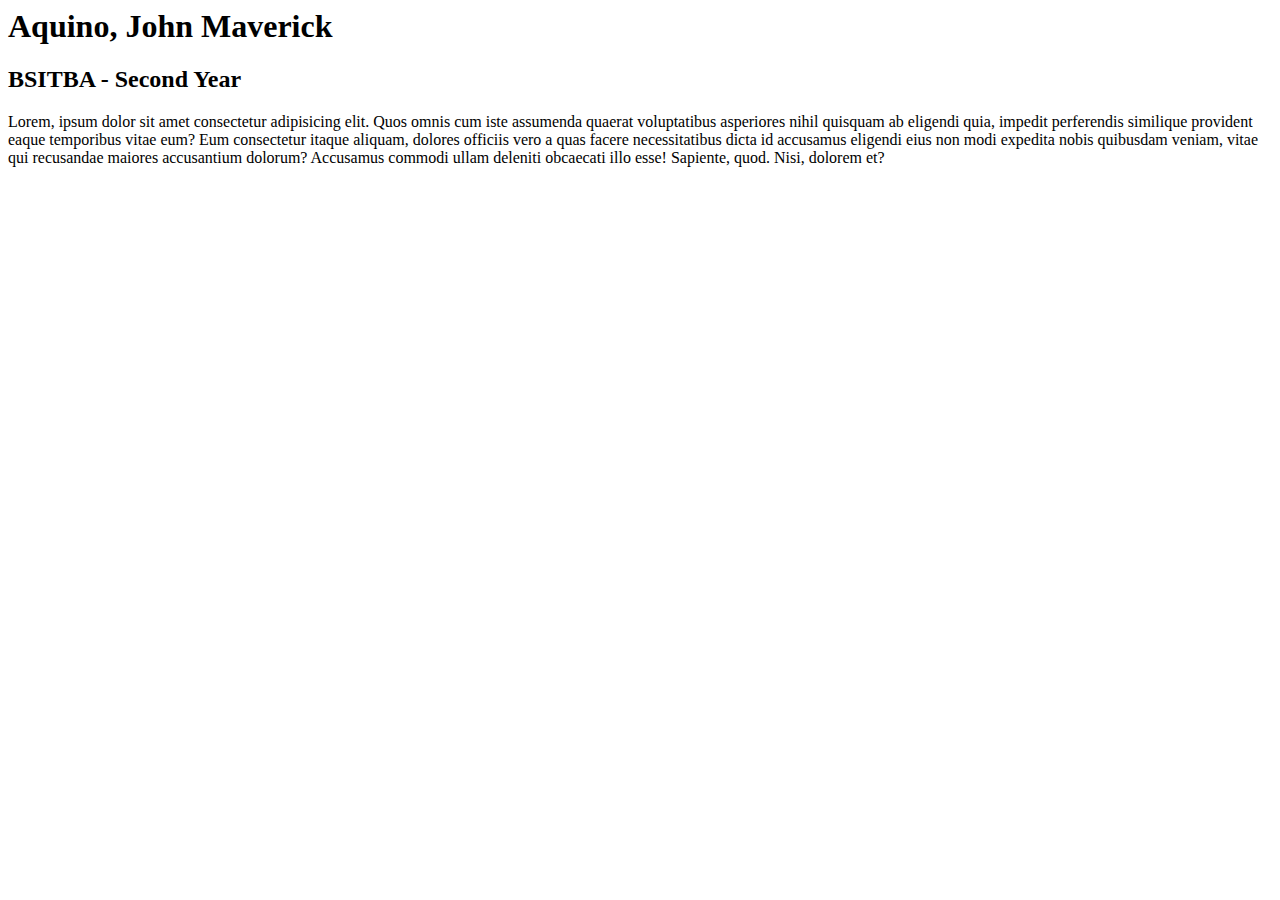
<file: index.html>
<html lang="en">
<head>
    <meta charset="UTF-8">
    <meta name="viewport" content="width=device-width, initial-scale=1.0">
    <title>TB21</title>
</head>
<body>
  <h1> Aquino, John Maverick   
</h1> 
<h2>
    BSITBA - Second Year
</h2> 
<p>Lorem, ipsum dolor sit amet consectetur adipisicing elit. Quos omnis cum iste assumenda quaerat voluptatibus asperiores nihil quisquam ab eligendi quia, impedit perferendis similique provident eaque temporibus vitae eum? Eum consectetur itaque aliquam, dolores officiis vero a quas facere necessitatibus dicta id accusamus eligendi eius non modi expedita nobis quibusdam veniam, vitae qui recusandae maiores accusantium dolorum? Accusamus commodi ullam deleniti obcaecati illo esse! Sapiente, quod. Nisi, dolorem et?
</p>
</body>
</html>
</file>
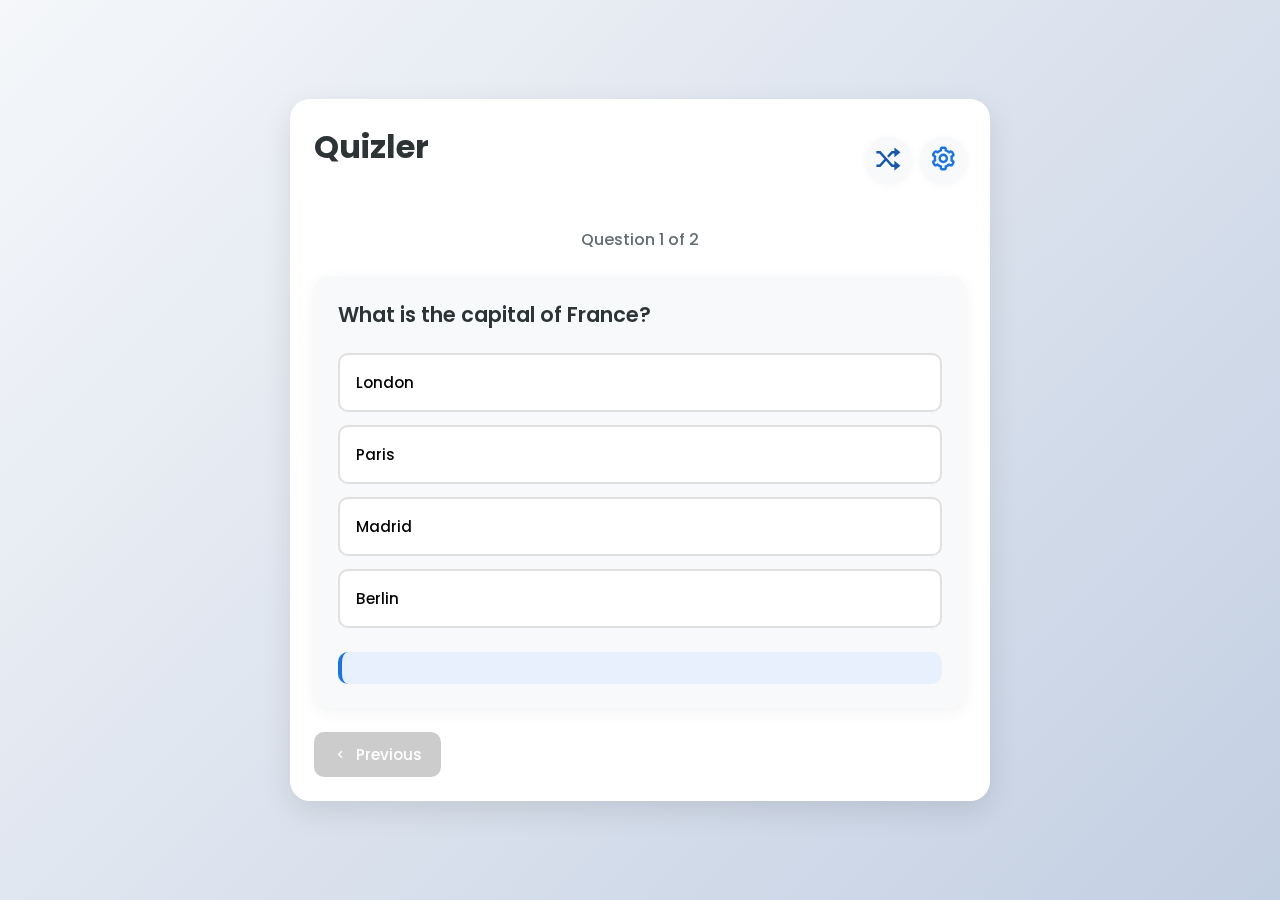
<file: quizziz/index.html>
<!DOCTYPE html>
<html lang="en">
  <head>
    <meta charset="UTF-8" />
    <meta name="viewport" content="width=device-width, initial-scale=1.0" />
    <title>Quizler</title>
    <link
      href="https://unpkg.com/boxicons@2.1.4/css/boxicons.min.css"
      rel="stylesheet"
    />
    <link rel="stylesheet" href="styles.css" />
  </head>
  <body>
    <div class="container">
      <div class="header">
        <h1 id="quiz-title-display">Quizler</h1>
        <div class="header-buttons">
          <button id="shuffle-btn" class="header-btn">
            <i class="bx bx-shuffle"></i>
          </button>
          <button id="settings-btn" class="header-btn">
            <i class="bx bx-cog"></i>
          </button>
        </div>
      </div>

      <div id="settings-panel" class="settings-panel">
        <div class="settings-content">
          <div class="settings-header">
            <h2>Quiz Settings</h2>
            <button id="cancel-settings" class="cancel-btn">
              <i class="bx bx-x"></i> Cancel
            </button>
          </div>
          
          <div class="question-bank-management">
            <h3>Question Bank Management</h3>
            <div class="bank-controls">
              <div class="bank-input-group">
                <input type="text" id="bank-name" placeholder="Enter question bank name">
                <button id="save-bank">
                  <i class="bx bx-save"></i> Save Question Bank
                </button>
              </div>
              <div class="bank-select-group">
                <select id="bank-selector">
                  <option value="">Select a question bank</option>
                </select>
                <div class="bank-actions">
                  <button id="load-bank">
                    <i class="bx bx-folder-open"></i> Load
                  </button>
                  <button id="delete-bank">
                    <i class="bx bx-trash"></i> Delete
                  </button>
                </div>
              </div>
            </div>
          </div>

          <div class="setting-group">
            <label for="quiz-title-input">Quiz Title</label>
            <input
              type="text"
              id="quiz-title-input"
              placeholder="Enter quiz title"
            />
          </div>
          <div class="setting-group">
            <label for="bulk-questions">Bulk Add Questions</label>
            <textarea
              id="bulk-questions"
              placeholder="Paste your questions here in the following format:

1. What is the capital of France?
A) London
B) Paris*
C) Berlin
D) Madrid
Explanation: Paris is the capital of France.

2. Which planet is known as the Red Planet?
A) Venus
B) Mars*
C) Jupiter
D) Saturn
Explanation: Mars is called the Red Planet due to its reddish appearance.

Note: Add an asterisk (*) after the correct answer option."
            ></textarea>
            <button id="parse-questions" class="parse-btn">
              Parse Questions
            </button>
          </div>
          <div class="setting-group">
            <label>Questions</label>
            <div id="questions-container"></div>
            <button id="add-question" class="add-question-btn">
              <i class="bx bx-plus"></i> Add Question
            </button>
          </div>
          <div class="settings-buttons">
            <button id="save-settings" class="save-btn">
              <i class="bx bx-save"></i> Save
            </button>
          </div>
        </div>
      </div>

      <div class="progress">
        Question <span id="current-question">1</span> of
        <span id="total-questions">0</span>
      </div>

      <div class="quiz-card">
        <div class="question-container">
          <h2 id="question-text">Your question will appear here</h2>
        </div>

        <div class="options-container">
          <button class="option" data-index="0"></button>
          <button class="option" data-index="1"></button>
          <button class="option" data-index="2"></button>
          <button class="option" data-index="3"></button>
        </div>

        <div class="explanation-container">
          <p id="explanation-text"></p>
        </div>
      </div>

      <div class="controls">
        <button id="prev-btn" class="control-btn">
          <i class="bx bx-chevron-left"></i> Previous
        </button>
        <button id="next-btn" class="control-btn">
          Next <i class="bx bx-chevron-right"></i>
        </button>
      </div>
    </div>
    <script src="script.js"></script>
  </body>
</html>
</file>
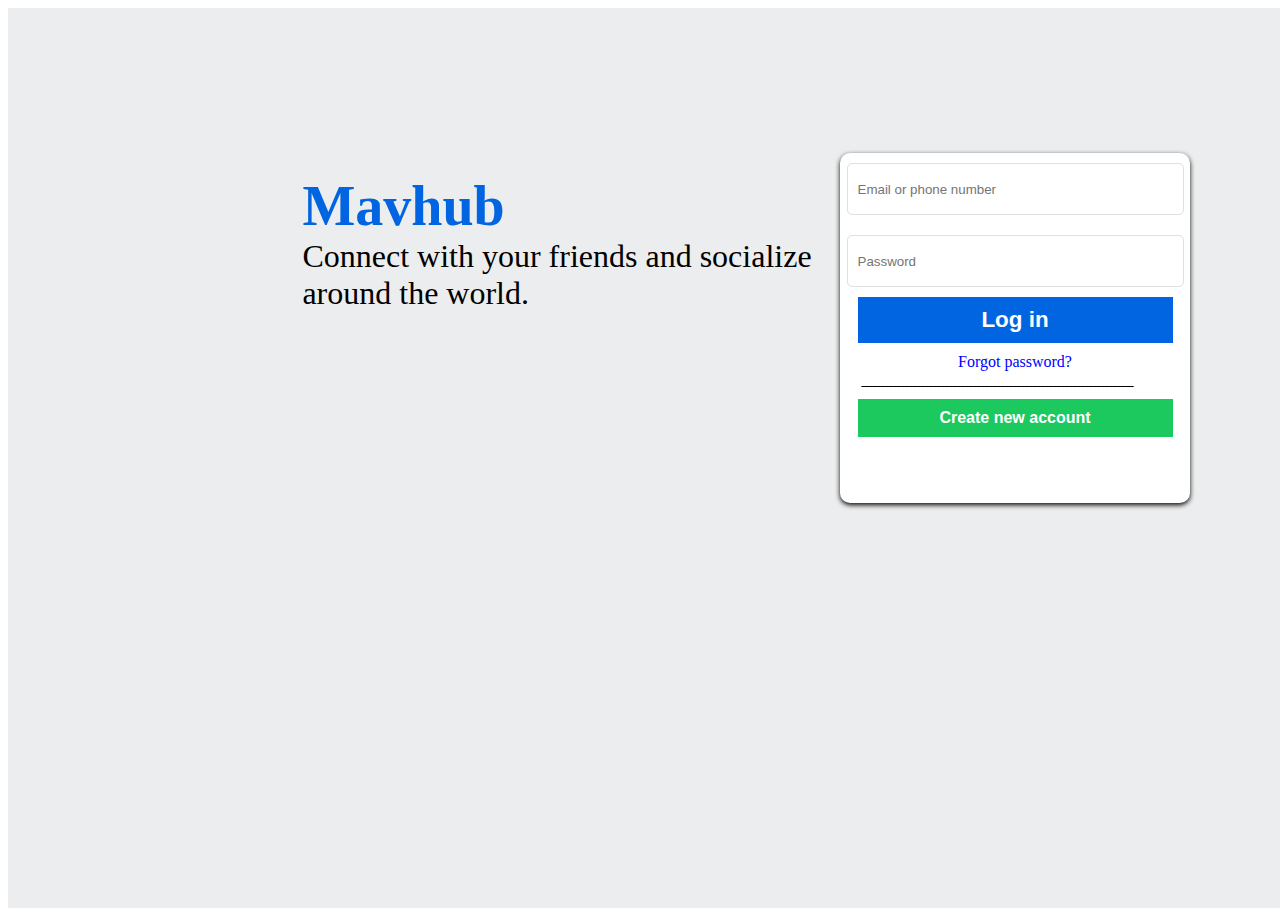
<file: Review/Aquino-Review.html>
<!DOCTYPE html>
<html lang="en">
<head>
    <meta charset="UTF-8">
    <meta name="viewport" content="width=device-width, initial-scale=1.0">
    <title>Document</title>
    <link rel="stylesheet" href="Aquino-Review.css" />
</head>
<body>
<div class="container"> 

    <div class="logoname"> <h1>Mavhub</h1><p>Connect with your friends and socialize <br> around the world.</p> </div>
    <div class="container-login">
 <div class="logbox">
    <form>
    <input type="text" placeholder="Email or phone number" required>
    <input type="password" placeholder="Password" required>
    <button type="submit">Log in </button>
    <p class="forgot">Forgot password?</p>
    <div class="line"> __________________________________</div>
    <button class="new-account" type="submit">Create new account </button>
 </div>
</div>



</div>
    
</body>
</html>
</file>
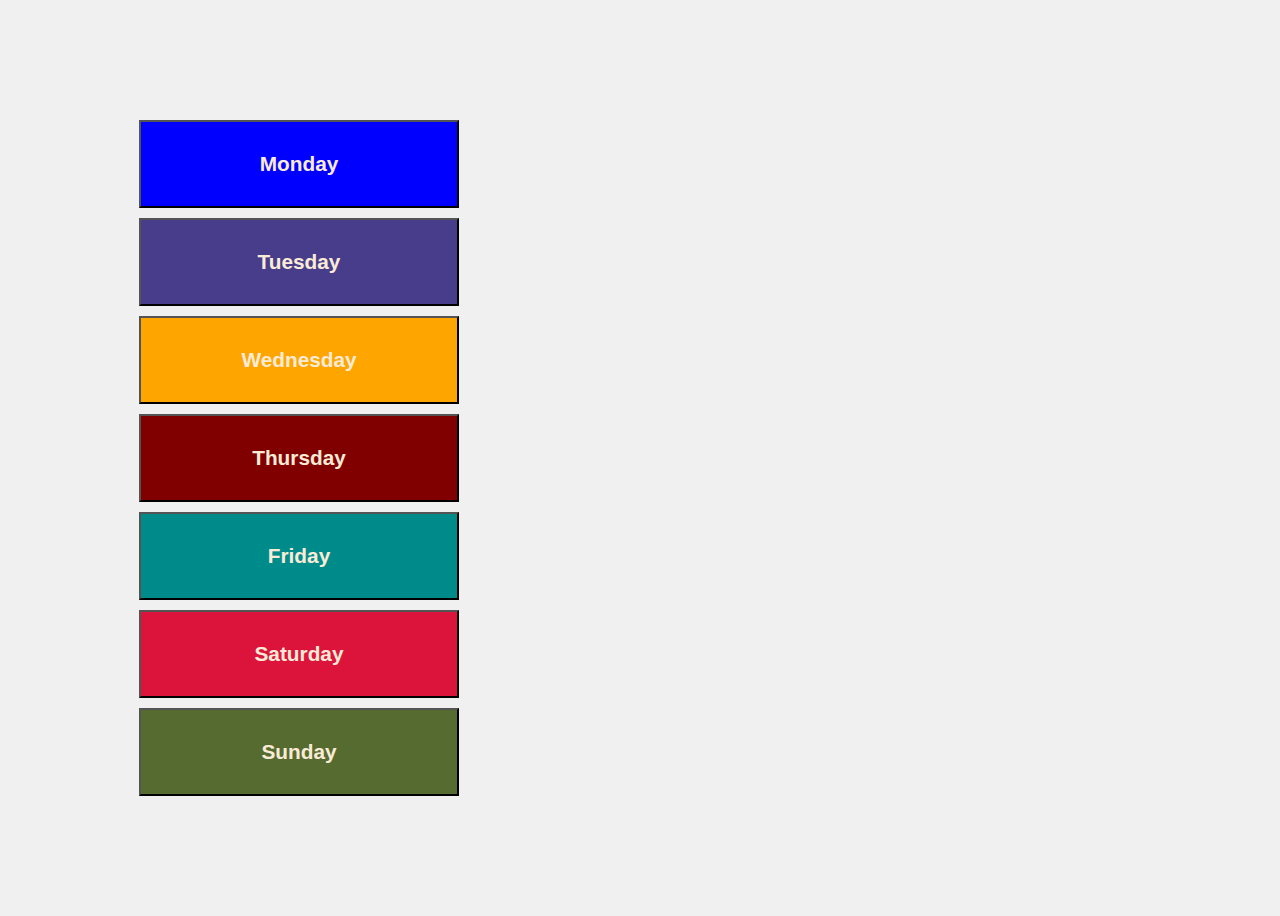
<file: TA2/TSA2.html>
<!DOCTYPE html>
<html lang="en">
<head>
    <meta charset="UTF-8">
    <meta name="viewport" content="width=device-width, initial-scale=1.0">
    <title>TSA2</title>
    <link rel="stylesheet" href="TSA2.css">
</head>
<body>

    <div class="container">
    <div class="buttons">
        <button class="btn" id="mon">Monday</button>
        <button class="btn" id="tues">Tuesday</button>
        <button class="btn" id="wed">Wednesday</button>
        <button class="btn" id="thurs">Thursday</button>
        <button class="btn" id="fri">Friday</button>
        <button class="btn" id="sat">Saturday</button>
        <button class="btn" id="sun">Sunday</button>
    </div>

    <div class="box" id="colorBox" class=""></div>
</div>
    <script src="TSA2.js"></script>
</body>
</html>
</file>
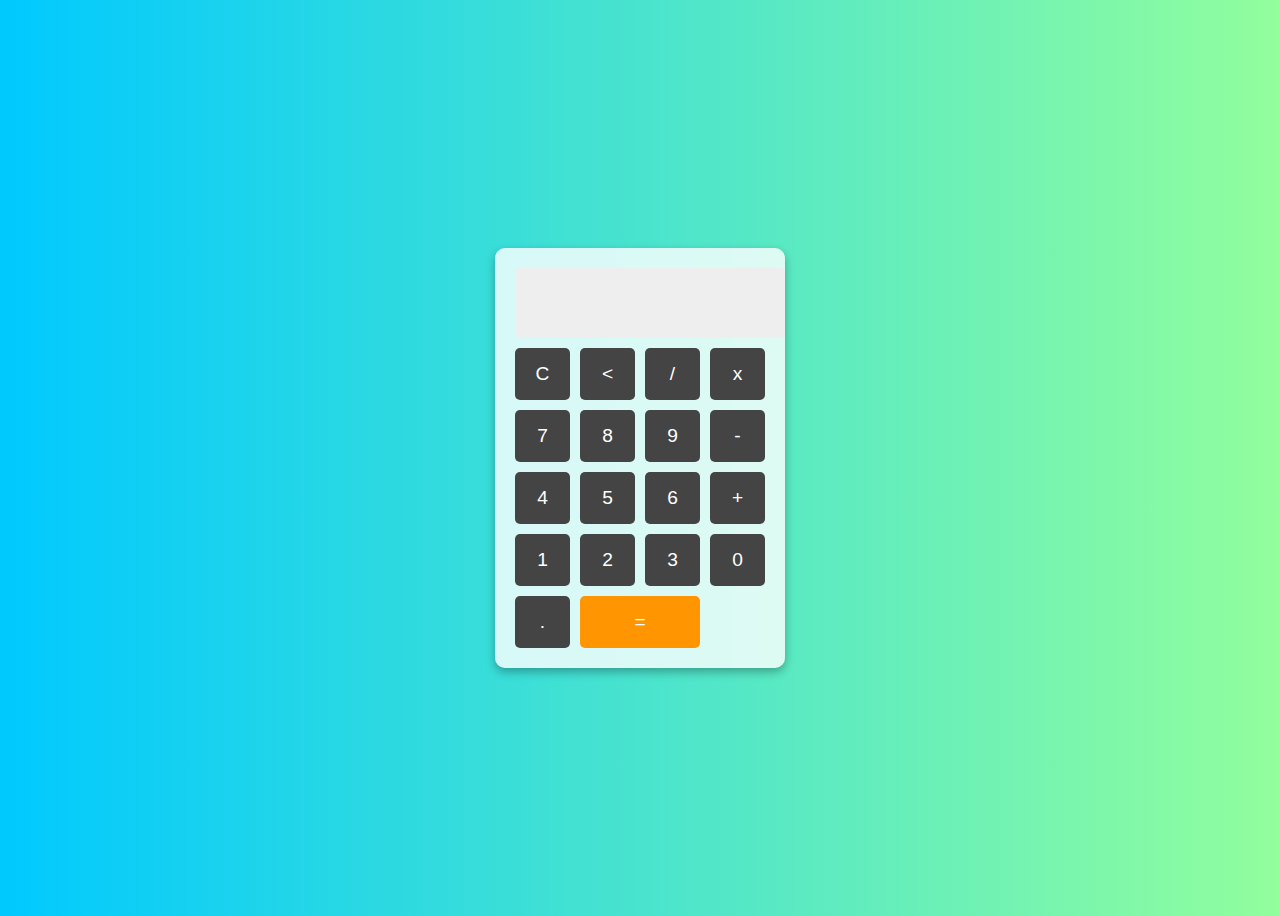
<file: TA3/calculator.html>
<!DOCTYPE html>
<html lang="en">
<head>
    <meta charset="UTF-8">
    <meta name="viewport" content="width=device-width, initial-scale=1.0">
    <title>S3-Technical</title>
    <link rel="stylesheet" href="calculator.css">
</head>
<body>
    <div class="container">
        <div class="calculator">
            <input type="text" id="display" disabled>
            <div class="buttons">
                <button onclick="clearDisplay()">C</button>
                <button onclick="deleteLast()">&lt;</button>
                <button onclick="appendValue('/')">/</button>
                <button onclick="appendValue('*')">x</button>

                <button onclick="appendValue('7')">7</button>
                <button onclick="appendValue('8')">8</button>
                <button onclick="appendValue('9')">9</button>
                <button onclick="appendValue('-')">-</button>

                <button onclick="appendValue('4')">4</button>
                <button onclick="appendValue('5')">5</button>
                <button onclick="appendValue('6')">6</button>
                <button onclick="appendValue('+')">+</button>

                <button onclick="appendValue('1')">1</button>
                <button onclick="appendValue('2')">2</button>
                <button onclick="appendValue('3')">3</button>
                
                <button onclick="appendValue('0')">0</button>
                <button onclick="appendValue('.')">.</button>
                <button class="equal" onclick="calculate()">=</button>
            </div>
        </div>
    </div>
    <script src="calculator.js"></script>
</body>
</html>
</file>
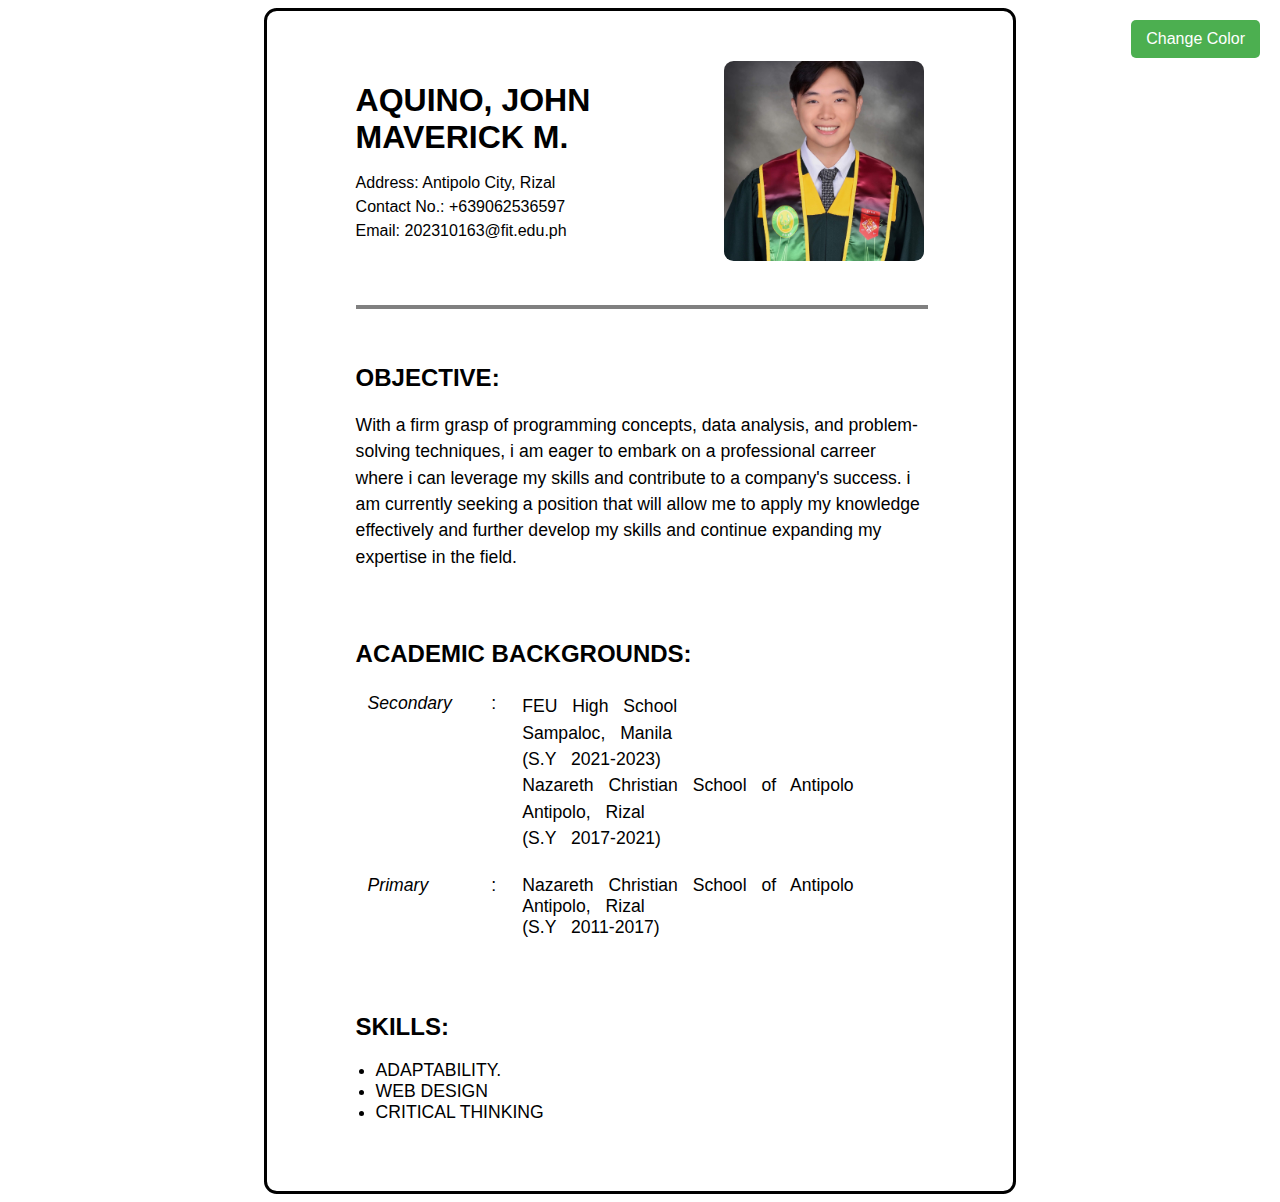
<file: TSA1-AdvancedWeb/Resume.html>
<!DOCTYPE html>
<html lang="en">

<head>
    <meta charset="UTF-8">
    <meta name="viewport" content="width=device-width, initial-scale=1.0">
    <title>Resume</title>
    <link rel="stylesheet" href="Resume.css" />
</head>

<body>
    <button id="change-color-btn">Change Color</button>
    <div class="container">

        <div class="info">
            <div>
                <h1>AQUINO, JOHN MAVERICK M.</h1>
                <p class="address">Address: Antipolo City, Rizal </p>
                <p class="contact">Contact No.: +639062536597 </p>
                <p class="email">Email: 202310163@fit.edu.ph </p>
            </div>
            <div class="pic-section">
                <img src="./gradpic2.JPG" alt="Profile Picture" class="pic">
            </div>
        </div>

        
        <div class="line"></div>

        
        <div class="objective">
            <h2>OBJECTIVE:</h2>
            <p>With a firm grasp of programming concepts, data analysis, and problem-solving techniques,  i am eager to embark on a professional carreer where i can leverage my skills and contribute to a company's success. i am currently seeking a position that will allow me to apply my knowledge effectively and further develop my skills and continue expanding my expertise in the field.</p>
        </div>

        <div class="academic">
            <h2>ACADEMIC BACKGROUNDS:</h2>
            <table>
                <tr>
                    <td><em>Secondary</em></td>
                    <td>:</td>
                    <td>
                        <div>
                            <p>FEU High School<br>Sampaloc, Manila<br>(S.Y 2021-2023)</p>
                            <p class="sec">Nazareth Christian School of Antipolo<br>Antipolo, Rizal<br>(S.Y 2017-2021)</p>
                        </div>
                    </td>
                </tr>
                <tr>
                    <td><em>Primary</em></td>
                    <td>:</td>
                    <td>Nazareth Christian School of Antipolo<br>Antipolo, Rizal<br>(S.Y 2011-2017)</td>
                </tr>
            </table>
        </div>

        
        <div class="skills">
            <h2>SKILLS:</h2>
            <ul>
                <li>ADAPTABILITY.</li>
                <li>WEB DESIGN</li>
                <li>CRITICAL THINKING</li>
            </ul>
        </div>
    </div>
    <script>
        document.getElementById("change-color-btn").addEventListener("click", function () {
            const body = document.body;
            body.classList.toggle("dark-mode");

            this.textContent = body.classList.contains("dark-mode")
                ? "Change Color"
                : "Change Color";
        });
    </script>
</body>

</html>
</file>
<file: quizziz/styles.css>
@import url('https://fonts.googleapis.com/css2?family=Poppins:ital,wght@0,100;0,200;0,300;0,400;0,500;0,600;0,700;0,800;0,900;1,100;1,200;1,300;1,400;1,500;1,600;1,700;1,800;1,900&display=swap');

* {
    margin: 0;
    padding: 0;
    box-sizing: border-box;
    font-family: 'Poppins', sans-serif;
}

body {
    background: linear-gradient(135deg, #f5f7fa 0%, #c3cfe2 100%);
    min-height: 100vh;
    display: flex;
    justify-content: center;
    align-items: center;
    padding: 1rem;
}

.container {
    background-color: white;
    border-radius: 20px;
    padding: 1.5rem;
    box-shadow: 0 10px 30px rgba(0, 0, 0, 0.1);
    width: 95%;
    max-width: 700px;
    backdrop-filter: blur(10px);
}

h1 {
    text-align: center;
    color: #2d3436;
    margin-bottom: 1.5rem;
    font-weight: 700;
    font-size: 2rem;
}

.progress {
    text-align: center;
    margin-bottom: 1.5rem;
    color: #636e72;
    font-weight: 500;
}

.quiz-card {
    background-color: #f8f9fa;
    border-radius: 15px;
    padding: 1.5rem;
    margin-bottom: 1.5rem;
    box-shadow: 0 4px 15px rgba(0, 0, 0, 0.05);
    transition: transform 0.3s ease;
}

.quiz-card:hover {
    transform: translateY(-2px);
}

.question-container {
    margin-bottom: 1.5rem;
}

.question-container h2 {
    color: #2d3436;
    font-size: 1.3rem;
    line-height: 1.4;
    font-weight: 600;
}

.options-container {
    display: grid;
    gap: 0.8rem;
    margin-bottom: 1.5rem;
}

.option {
    padding: 1rem;
    border: 2px solid #e0e0e0;
    border-radius: 10px;
    background-color: white;
    cursor: pointer;
    transition: all 0.3s ease;
    text-align: left;
    font-size: 0.95rem;
    width: 100%;
    font-weight: 500;
}

.option:hover {
    background-color: #f0f2f5;
    border-color: #1a73e8;
    transform: translateX(5px);
}

.option.selected {
    background-color: #e8f0fe;
    border-color: #1a73e8;
    color: #1a73e8;
}

.option.correct {
    background-color: #e6f4ea !important;
    border-color: #34a853 !important;
    color: #1e8e3e !important;
    cursor: default;
}

.option.incorrect {
    background-color: #fce8e6 !important;
    border-color: #ea4335 !important;
    color: #d93025 !important;
    cursor: default;
}

.explanation-container {
    background-color: #e8f0fe;
    padding: 1rem;
    border-radius: 10px;
    margin-top: 0.8rem;
    border-left: 4px solid #1a73e8;
}

.explanation-container p {
    color: #1a73e8;
    font-size: 0.9rem;
    line-height: 1.5;
    font-weight: 500;
}

.controls {
    display: flex;
    justify-content: space-between;
    gap: 0.8rem;
}

.control-btn {
    padding: 0.7rem 1.2rem;
    border: none;
    border-radius: 10px;
    background-color: #1a73e8;
    color: white;
    cursor: pointer;
    transition: all 0.3s ease;
    font-weight: 500;
    display: flex;
    align-items: center;
    gap: 0.5rem;
    font-size: 0.95rem;
}

.control-btn:hover {
    background-color: #1557b0;
    transform: translateY(-2px);
}

.control-btn:disabled {
    background-color: #ccc;
    cursor: not-allowed;
    transform: none;
}


#shuffle-btn:hover {
    transform: none;
}

#shuffle-btn i {
    color: #1557b0;
}

.header {
    display: flex;
    justify-content: space-between;
    align-items: center;
    margin-bottom: 2rem;
}

.header-buttons {
    display: flex;
    gap: 10px;
}

.header-btn {
    background: none;
    border: none;
    font-size: 1.8rem;
    cursor: pointer;
    padding: 0.5rem;
    border-radius: 50%;
    transition: all 0.3s ease;
    width: 45px;
    height: 45px;
    display: flex;
    align-items: center;
    justify-content: center;
    background-color: #f8f9fa;
    box-shadow: 0 2px 8px rgba(0, 0, 0, 0.05);
}

.header-btn i {
    color: #2d3436;
}

.header-btn:hover {
    transform: rotate(70deg);
    background-color: #e9ecef;
    box-shadow: 0 4px 12px rgba(0, 0, 0, 0.1);
}

#settings-btn i {
    color: #1a73e8;
}

.settings-btn {
    background: none;
    border: none;
    font-size: 1.8rem;
    cursor: pointer;
    padding: 0.5rem;
    border-radius: 50%;
    transition: all 0.3s ease;
    color: #2d3436;
}

.settings-panel {
    display: none;
    position: fixed;
    top: 0;
    left: 0;
    width: 100%;
    height: 100%;
    background-color: rgba(0, 0, 0, 0.5);
    z-index: 1000;
    justify-content: center;
    align-items: center;
    backdrop-filter: blur(5px);
}

.settings-panel.active {
    display: flex;
}

.settings-content {
    background-color: white;
    padding: 2.5rem;
    border-radius: 20px;
    width: 95%;
    max-width: 800px;
    max-height: 90vh;
    overflow-y: auto;
    box-shadow: 0 10px 30px rgba(0, 0, 0, 0.2);
    position: relative;
}

.settings-content h2 {
    margin-bottom: 2rem;
    color: #2d3436;
    font-size: 1.8rem;
    font-weight: 600;
}

.setting-group {
    margin-bottom: 2.5rem;
}

.setting-group label {
    display: block;
    margin-bottom: 1rem;
    font-weight: 600;
    color: #2d3436;
    font-size: 1.1rem;
}

.setting-group input[type="text"] {
    width: 100%;
    padding: 1.2rem;
    border: 2px solid #e0e0e0;
    border-radius: 12px;
    font-size: 1rem;
    transition: all 0.3s ease;
    background-color: #f8f9fa;
}

.setting-group input[type="text"]:focus {
    border-color: #1a73e8;
    outline: none;
    box-shadow: 0 0 0 3px rgba(26, 115, 232, 0.1);
    background-color: white;
}

.setting-group textarea {
    width: 100%;
    min-height: 200px;
    padding: 1.2rem;
    border: 2px solid #e0e0e0;
    border-radius: 12px;
    font-size: 1rem;
    line-height: 1.6;
    transition: all 0.3s ease;
    background-color: #f8f9fa;
    resize: vertical;
    font-family: 'Poppins', sans-serif;
}

.setting-group textarea:focus {
    border-color: #1a73e8;
    outline: none;
    box-shadow: 0 0 0 3px rgba(26, 115, 232, 0.1);
    background-color: white;
}

.parse-btn {
    background-color: #1a73e8;
    color: white;
    border: none;
    padding: 0.8rem 1.5rem;
    border-radius: 10px;
    cursor: pointer;
    transition: all 0.3s ease;
    font-weight: 500;
    display: flex;
    align-items: center;
    gap: 0.5rem;
    font-size: 1rem;
    margin-top: 1rem;
    box-shadow: 0 4px 15px rgba(26, 115, 232, 0.2);
}

.parse-btn:hover {
    background-color: #1557b0;
    transform: translateY(-2px);
    box-shadow: 0 6px 20px rgba(26, 115, 232, 0.3);
}

.parse-btn i {
    font-size: 1.1rem;
}

.question-item {
    background-color: #f8f9fa;
    padding: 1.5rem;
    border-radius: 15px;
    margin-bottom: 1.5rem;
    position: relative;
    box-shadow: 0 4px 15px rgba(0, 0, 0, 0.05);
    border: 2px solid #e0e0e0;
    transition: all 0.3s ease;
}

.question-item:hover {
    border-color: #1a73e8;
    transform: translateY(-2px);
    box-shadow: 0 6px 20px rgba(0, 0, 0, 0.1);
}

.question-item input[type="text"] {
    width: 100%;
    padding: 1rem;
    margin-bottom: 1rem;
    border: 2px solid #e0e0e0;
    border-radius: 10px;
    transition: all 0.3s ease;
    background-color: white;
    font-size: 1rem;
}

.question-item input[type="text"]:focus {
    border-color: #1a73e8;
    outline: none;
    box-shadow: 0 0 0 3px rgba(26, 115, 232, 0.1);
}

.question-item .option-inputs {
    display: grid;
    gap: 1rem;
    margin-bottom: 1rem;
}

.question-item .option-input {
    display: flex;
    gap: 1rem;
    align-items: center;
    background-color: white;
    padding: 0.8rem;
    border-radius: 10px;
    border: 2px solid #e0e0e0;
    transition: all 0.3s ease;
}

.question-item .option-input:hover {
    border-color: #1a73e8;
    transform: translateX(5px);
}

.question-item .option-input input[type="radio"] {
    margin: 0;
    width: 1.2rem;
    height: 1.2rem;
    accent-color: #1a73e8;
}

.question-item .delete-question {
    position: absolute;
    top: -10px;
    right: -10px;
    background-color: white;
    border: 2px solid #ea4335;
    color: #ea4335;
    cursor: pointer;
    font-size: 1.2rem;
    transition: all 0.3s ease;
    padding: 0.5rem;
    border-radius: 50%;
    width: 35px;
    height: 35px;
    display: flex;
    align-items: center;
    justify-content: center;
    box-shadow: 0 2px 8px rgba(234, 67, 53, 0.2);
}

.question-item .delete-question:hover {
    transform: rotate(90deg) scale(1.1);
    background-color: #ea4335;
    color: white;
    box-shadow: 0 4px 12px rgba(234, 67, 53, 0.3);
}

.add-question-btn {
    background-color: #34a853;
    color: white;
    border: none;
    padding: 1rem 1.5rem;
    border-radius: 12px;
    cursor: pointer;
    margin-top: 1.5rem;
    transition: all 0.3s ease;
    font-weight: 500;
    display: flex;
    align-items: center;
    gap: 0.5rem;
    font-size: 1rem;
    width: 100%;
    justify-content: center;
    box-shadow: 0 4px 15px rgba(52, 168, 83, 0.2);
}

.add-question-btn:hover {
    background-color: #2d8a46;
    transform: translateY(-2px);
    box-shadow: 0 6px 20px rgba(52, 168, 83, 0.3);
}

.settings-buttons {
    display: flex;
    gap: 1rem;
    justify-content: flex-end;
    margin-top: 2.5rem;
    padding-top: 1.5rem;
    border-top: 2px solid #f0f2f5;
}

.save-btn, .cancel-btn {
    padding: 1rem 2rem;
    border: none;
    border-radius: 12px;
    cursor: pointer;
    transition: all 0.3s ease;
    font-weight: 500;
    display: flex;
    align-items: center;
    gap: 0.5rem;
    font-size: 1rem;
    box-shadow: 0 4px 15px rgba(0, 0, 0, 0.1);
}

.save-btn {
    background-color: #1a73e8;
    color: white;
}

.save-btn:hover {
    background-color: #1557b0;
    transform: translateY(-2px);
    box-shadow: 0 6px 20px rgba(26, 115, 232, 0.3);
}

.cancel-btn {
    background-color: #f0f2f5;
    color: #2d3436;
}

.cancel-btn:hover {
    background-color: #e0e0e0;
    transform: translateY(-2px);
    box-shadow: 0 6px 20px rgba(0, 0, 0, 0.15);
}

.settings-header {
    display: flex;
    justify-content: space-between;
    align-items: center;
    margin-bottom: 20px;
}

.question-bank-management {
    background: linear-gradient(135deg, #ffffff 0%, #f8f9fa 100%);
    padding: 25px;
    border-radius: 15px;
    margin-bottom: 30px;
    box-shadow: 0 4px 15px rgba(0, 0, 0, 0.05);
    border: 1px solid rgba(0, 0, 0, 0.05);
}

.question-bank-management h3 {
    margin: 0 0 20px 0;
    color: #2c3e50;
    font-size: 1.3em;
    font-weight: 600;
    display: flex;
    align-items: center;
    gap: 10px;
}

.question-bank-management h3::before {
    content: '';
    display: inline-block;
    width: 4px;
    height: 24px;
    background: #3498db;
    border-radius: 2px;
}

.bank-controls {
    display: grid;
    grid-template-columns: repeat(2, 1fr);
    gap: 15px;
    align-items: start;
}

.bank-controls input[type="text"] {
    width: 100%;
    padding: 12px 15px;
    border: 2px solid #e0e0e0;
    border-radius: 8px;
    font-size: 0.95em;
    transition: all 0.3s ease;
    background-color: white;
}

.bank-controls input[type="text"]:focus {
    border-color: #3498db;
    box-shadow: 0 0 0 3px rgba(52, 152, 219, 0.1);
    outline: none;
}

.bank-controls select {
    width: 100%;
    padding: 12px 15px;
    border: 2px solid #e0e0e0;
    border-radius: 8px;
    font-size: 0.95em;
    background-color: white;
    cursor: pointer;
    transition: all 0.3s ease;
    appearance: none;
    background-image: url("data:image/svg+xml,%3Csvg xmlns='http://www.w3.org/2000/svg' width='24' height='24' viewBox='0 0 24 24' fill='none' stroke='%23666' stroke-width='2' stroke-linecap='round' stroke-linejoin='round'%3E%3Cpolyline points='6 9 12 15 18 9'%3E%3C/polyline%3E%3C/svg%3E");
    background-repeat: no-repeat;
    background-position: right 12px center;
    background-size: 16px;
}

.bank-controls select:focus {
    border-color: #3498db;
    box-shadow: 0 0 0 3px rgba(52, 152, 219, 0.1);
    outline: none;
}

.bank-controls button {
    padding: 12px 20px;
    border: none;
    border-radius: 8px;
    background: #3498db;
    color: white;
    cursor: pointer;
    transition: all 0.3s ease;
    font-weight: 500;
    display: flex;
    align-items: center;
    justify-content: center;
    gap: 8px;
    font-size: 0.95em;
    box-shadow: 0 2px 8px rgba(52, 152, 219, 0.2);
}

.bank-controls button:hover {
    background: #2980b9;
    transform: translateY(-2px);
    box-shadow: 0 4px 12px rgba(52, 152, 219, 0.3);
}

.bank-controls button#delete-bank {
    background: #e74c3c;
    box-shadow: 0 2px 8px rgba(231, 76, 60, 0.2);
}

.bank-controls button#delete-bank:hover {
    background: #c0392b;
    box-shadow: 0 4px 12px rgba(231, 76, 60, 0.3);
}

.bank-controls button i {
    font-size: 1.1em;
}

.bank-input-group {
    display: flex;
    flex-direction: column;
    gap: 10px;
    width: 100%;
}

.bank-input-group input {
    width: 100%;
    padding: 12px 15px;
    border: 2px solid #e0e0e0;
    border-radius: 8px;
    font-size: 0.95em;
    transition: all 0.3s ease;
    background-color: white;
}

.bank-input-group button {
    width: 100%;
    padding: 12px 20px;
    border: none;
    border-radius: 8px;
    background: #3498db;
    color: white;
    cursor: pointer;
    transition: all 0.3s ease;
    font-weight: 500;
    display: flex;
    align-items: center;
    justify-content: center;
    gap: 8px;
    font-size: 0.95em;
    box-shadow: 0 2px 8px rgba(52, 152, 219, 0.2);
}

.bank-input-group button:hover {
    background: #2980b9;
    transform: translateY(-2px);
    box-shadow: 0 4px 12px rgba(52, 152, 219, 0.3);
}

.bank-select-group {
    display: flex;
    flex-direction: column;
    gap: 10px;
}

.bank-actions {
    display: flex;
    gap: 10px;
}

.bank-actions button {
    flex: 1;
}

.bank-controls button {
    min-width: 120px;
}

@media (max-width: 768px) {
    .bank-controls {
        grid-template-columns: 1fr;
    }
    
    .bank-select-group {
        display: flex;
        flex-direction: column;
        gap: 10px;
    }
    
    .bank-actions {
        flex-direction: column;
    }
    
    .bank-controls button {
        width: 100%;
    }
}
</file>
<file: Review/Aquino-Review.css>
.body{
    color: #0165E1;
    font-family: Georgia, 'Times New Roman', Times, serif;
}
.container{
    width: 100vw;
    height: 100vh;
    background-color: rgb(236, 237, 238);
    margin: 0%;
    background-position: center;
}

.logoname{
 align-items: center;
 align-content: center;
 padding-top: 10%;
 padding-left: 23%;
 font-family: Georgia, 'Times New Roman', Times, serif;
}

h1{
    font-size: 3.5rem;
    color: #0165E1;
    margin-bottom: 0;
}

p{
    margin-top: 0;
    font-size: 2rem;
}

.container-login{
    padding-left: 65%;
position: absolute;
top: 17%;
}

.logbox{
    width: 350px;
    background-color: white;
    text-align: center;
    border-radius: 10px;
    height: 350px;
    box-shadow: 0px 2px 5px rgb(5, 5, 5); 
}

input{
    width: 90%;
    border-radius: 5px;
    margin: 10px 0;
    padding: 10px;
    border: 1px solid #dddfe2;
    height: 30px;
}

button{
    border: none;
    background-color: #0165E1;
    font-size: 1.4rem;
    width: 90%;
    color: white;
    font-weight: bold;
    padding: 10px;
    text-align: center;
}

.forgot{
    color: blue;
    font-size: 16px;    
    text-align: center;
    padding-top: 10px;
    margin-bottom: 0;
}

.new-account{
    border: none;
    background-color: #1bc95e;
    font-size: 1rem;
    width: 90%;
    color: white;
    font-weight: bold;
    padding: 10px;
    text-align: center;

}

.line{
    width: 90%;
    border: 2px black;
    padding-bottom: 10px;
    margin-top: 0;
    text-align: center;
}
</file>
<file: TA2/TSA2.css>
body {
    display: flex;
    align-items: center;
    justify-content: center;
    height: 100vh;
    background-color: #f0f0f0;
}

.container{
    display: flex;
    align-items: center;
    width: 80%;
    position:relative;

}

.buttons {
    display: flex;
    flex-direction: column;
    position: absolute;
    left: 0;
    margin-right: 10px;
    color: white;
    top: 50%;
    transform: translateY(-50%);
}

.btn {
    border: 3px 3px solid black;
    padding: 30px 100px;
    margin: 5px;
    cursor: pointer;
    font-weight: bold;
    color:antiquewhite;
    text-shadow: 2px 2px solid black;
    font-size: 1.3rem;
}

.btn:hover {
    opacity: 0.8;
}

.box {
    width: 500px;
    height: 500px;
    border: 15px solid transparent;
    position: absolute;
    top: -250px;
    left: 60%;
    transform: translate(-50%, -50%);

    opacity: 0;
    transition: all 0.7s ease, opacity 0.7s ease;
}

#mon{
background-color: blue;
}

#tues{
background-color: darkslateblue
}

#wed{
background-color: orange;
}

#thurs{
background-color:maroon;
}

#fri{
background-color:darkcyan
}

#sat{
background-color: crimson;
}

#sun{
background-color: darkolivegreen;
}
</file>
<file: TA3/calculator.css>
body {
    display: flex;
    justify-content: center;
    align-items: center;
    height: 100vh;
    background: linear-gradient(to right, #00c9ff, #92fe9d);
    font-family: Arial, sans-serif;
}

.calculator {
    background: rgba(255, 255, 255, 0.8);
    padding: 20px;
    border-radius: 10px;
    box-shadow: 0 4px 10px rgba(0, 0, 0, 0.3);
    text-align: center;
    width: 250px;
}

#display {
    width: 100%;
    height: 50px;
    font-size: 1.5em;
    text-align: right;
    padding: 10px;
    border: none;
    background: #eee;
    border-radius: 5px;
    margin-bottom: 10px;
}

.buttons {
    display: grid;
    grid-template-columns: repeat(4, 1fr);
    gap: 10px;
}

button {
    padding: 15px;
    font-size: 1.2em;
    background: #444;
    color: white;
    border: none;
    border-radius: 5px;
    cursor: pointer;
    transition: 0.2s ease;
}

button:hover {
    background: #666;
}

.equal {
    grid-column: span 2; 
    background: #ff9500;
}

.equal:hover {
    background: #e07d00;
}
</file>
<file: TSA1-AdvancedWeb/Resume.css>
body {
    font-family: 'Lucida Sans', 'Lucida Sans Regular', 'Lucida Grande', 'Lucida Sans Unicode', Geneva, Verdana, sans-serif;
    display: flex;
    justify-content: center;
    align-items: center;
    margin: 5;
}

#change-color-btn {
    position: absolute;
    top: 20px;
    right: 20px;
    padding: 10px 15px;
    background-color: #4CAF50;
    color: white;
    border: none;
    border-radius: 5px;
    font-size: 1rem;
    cursor: pointer;
    transition: background-color 0.3s ease;
}

#change-color-btn:hover {
    background-color: #45a049;
}


.container {
    width: 45%;
    height: 1080px;
    border: 3px solid black;
    border-radius: 0.8rem;
    display: flex;
    flex-direction: column;
    padding: 50px 7%;
    position: relative;
}

.info {
    display: flex;
    justify-content: space-between;
    align-items: flex-start;
    margin-bottom: 20px;
}

h1 {
    margin-bottom: 15px;
}

h2 {
    margin-top: 20px;
    font-size: 1.5rem;
}

p {
    margin: 0;
    line-height: 1.5;
}

table {
    width: 100%;
    margin-top: 10px;
}

td {
    padding: 3px 10px;
    vertical-align: top;
    word-spacing: 10px;
}

ul {
    margin: 0;
    padding-left: 20px;
    list-style-type: disc;
    
}

.pic-section {
    margin-left: 20px;
}

.pic {
    width: 200px;
    height: 200px;
    object-fit: cover;
    border-radius: 0.6rem;
}

.skills{
    font-size: 1.2rem;
}

.line {
    border: 2px solid gray;
    width: 100%;
    margin: 20px 0;
}

.objective,
.academic,
.skills {
    margin-top: 50px;
    font-size: 1.1rem;
}

.objective{
    margin-top: 15px;
}

.sec{
    margin-bottom: 15px;
}

.dark-mode .container{
    background-color: #272924;
    color: rgb(133, 163, 108);
}

.dark-mode .line {
    border-color: rgb(133, 163, 108);
}

.dark-mode a {
    color: rgb(133, 163, 108);
}
</file>
